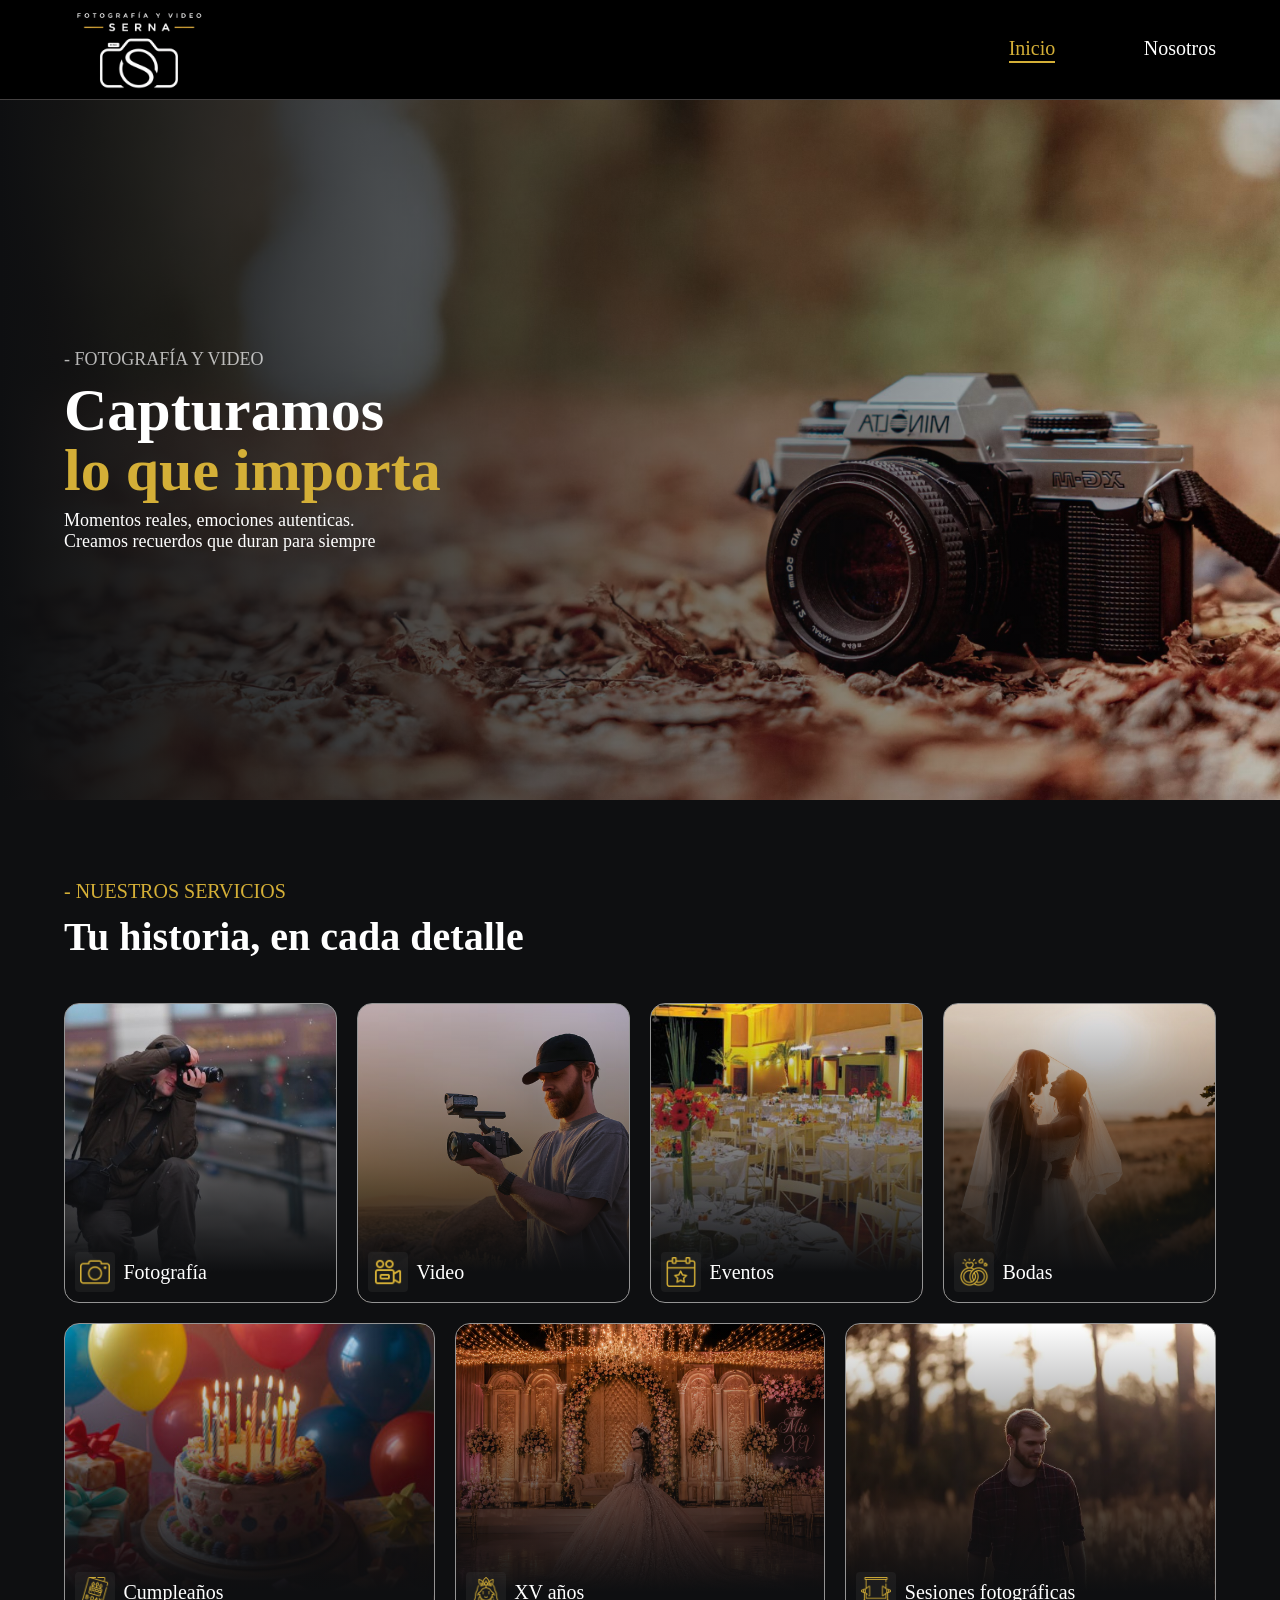
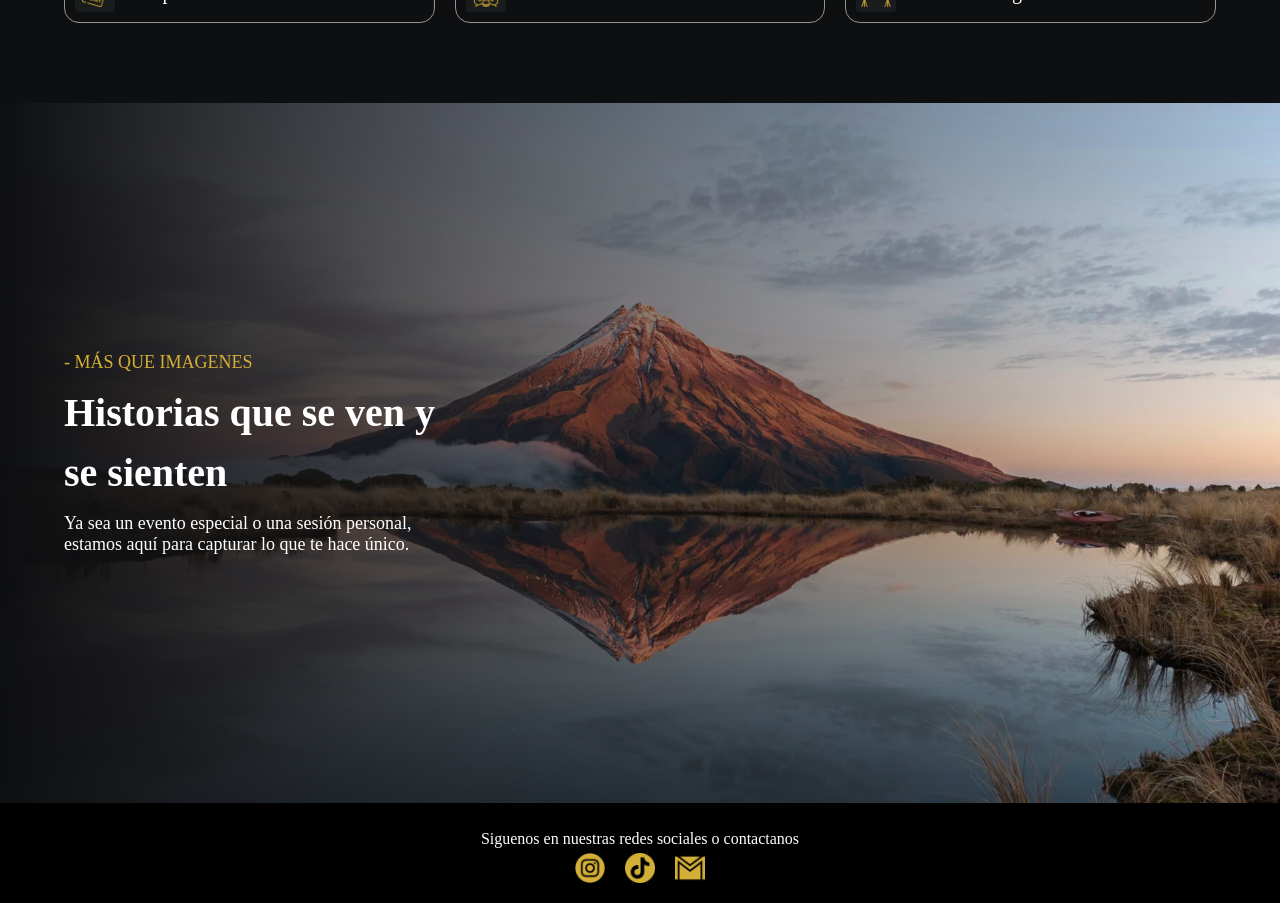
<file: pagina_proyecto/index.html>
<!DOCTYPE html>
<html lang="en">
<head>
    <meta charset="UTF-8">
    <meta name="viewport" content="width=device-width, initial-scale=1.0">
    <title>Pagina Proyecto</title>
    <link rel="stylesheet" href="index.estilos.css">
</head>
<body class="cuerpo">


    <header class="encabezado">

        <div class="contenido-encabezado contenedor">
            <div class="contenedorImg">
                <img src="./img/Logo de fotografía y video en blanco y dorado.png" class="imagenEncabezado">
            </div>


            <nav class="navegacion-principal">
                <a href="index.html" class="inicio">Inicio</a>
                <a href="nosotros.html">Nosotros</a>
            </nav>
        </div>
    </header>

    <div class="hero">
        <div class="texto-hero contenedor">
            <div class="cont-texto">
                <p class="foto-video">- FOTOGRAFÍA Y VIDEO</p>
                <h1>Capturamos <span>lo que importa</span></h1>
                <p>Momentos reales, emociones autenticas.</p>
                <p>Creamos recuerdos que duran para siempre</p>
            </div>
        </div>
    </div>

    <main class="contenedor contenedor-main">
        
        <div class="texto-main">
            <p>- NUESTROS SERVICIOS</p>
            <h2>Tu historia, en cada detalle</h2>
        </div>

        <div class="contenedor-imagenes">
            
            <div class="mini-cont-img">
                <img src="./img/camara.png" alt="camara">
                <p>Fotografía</p>
            </div>

            <div class="mini-cont-img">
                <img src="./img/camara-de-video.png" alt="camara-video">
                <p>Video</p>
            </div>

            <div class="mini-cont-img">
                <img src="./img/evento.png" alt="evento">
                <p>Eventos</p>
            </div>

            <div class="mini-cont-img">
                <img src="./img/anillo-de-bodas.png" alt="boda">
                <p>Bodas</p>
            </div>

            <div class="mini-cont-img">
                <img src="./img/tarjeta-de-cumpleanos.png" alt="birthday">
                <p>Cumpleaños</p>
            </div>

            <div class="mini-cont-img">
                <img src="./img/chica.png" alt="XV">
                <p>XV años</p>
            </div>

            <div class="mini-cont-img">
                <img src="./img/sesion-de-fotos.png" alt="sesion">
                <p>Sesiones fotográficas</p>
            </div>

            
        </div>

    </main>

    <section class="seccion">
        <div class="texto-seccion contenedor">
            <div class="cont-texto-seccion">
                <p class="seccion-mas">- MÁS QUE IMAGENES</p>
                <h2>Historias que se ven y se sienten</h2>
                <p>
                    Ya sea un evento especial o una sesión personal, 
                    estamos aquí para capturar lo que te hace único.
                </p>
            </div>
        </div>
    </section>

    <footer class="pie-pagina">

        <div class="contenido-pie contenedor ">
            <div class="contenedor-pie-lateral"></div>

            <div class="contenedor-redes-sociales">
                <p>Siguenos en nuestras redes sociales o contactanos</p>

                <div class="contenedor-img-redes">
                    <a href="https://www.instagram.com/videoyfotografiaserna?obrf=MWI4b21iaXg1NW9pNw==">
                        <img src="img/instagram.png" alt="insta">
                    </a>
                    <a href="https://www.tiktok.com/@video.y.fotografa67?_r=1&_t=ZS-9ArcfmCFb3o">
                        <img src="img/tik-tok.png" alt="tiktok">
                    </a>
                    <a href="https://mail.google.com/mail/?view=cm&fs=1&to=VideoyfotografiaSerna@gmail.com" target="_blank">
                    <img src="img/gmail.png" alt="Gmail">
                    </a>
                </div>
            </div>

            <div class="contenedor-pie-lateral"></div>
        </div>
    </footer>


</body>
</html>
</file>
<file: pagina_proyecto/index.estilos.css>
html {
    box-sizing: border-box;
    font-size: 62.5%; /*1rem = 10px*/
}
*, *:before, *:after {
    box-sizing: inherit;
}

body {
    font-size: 2rem;
    margin: 0%;
    background-color: #0E0F11;
    color: white
}


/* Globales */

/* color: #D4AF37; */

h1 {
    font-size: 6rem;
}

h2 {
    font-size: 4rem;
}

h3 {
    font-size: 3rem;
}

a {
    text-decoration: none;
    color: black;
}

.contenedor {
    max-width: 90%;
    margin: 0 auto 0 auto;
}

img {
    max-width: 100%;
    display: block;
}

/* header */

.encabezado {
    height: 10rem;
    background-color: black;
    border-bottom: 1px solid #444141;
}

.contenido-encabezado {
    display: flex;
    align-items: center;
}

.contenedorImg {
    width: 50%;

}

.contenedorImg img{
    height: 10rem;
}

.navegacion-principal {
    width: 50%;
    display: flex;
    flex-direction: row;
    justify-content: space-between;
    padding-left: 32%;
}

.navegacion-principal a{
    color: white;
    text-align: center;
    display: block;
    font-size: 2rem;

    transition: transform 0.3s;
}

.navegacion-principal a:hover {
    transform: scale(1.02);
}

.navegacion-principal .inicio {
    color: #D4AF37;
    padding-bottom: 0.1rem;
    border-bottom: 2px solid #D4AF37;
}

/* hero */

.hero {
    background-image: linear-gradient(to left, transparent, #0E0F11 100%), url(./img/fondo-foto.jpg);
    height: 70rem;
    background-repeat: no-repeat;
    background-size: 100% 100%, 100% auto;
    background-position: left center, right 65%;

    display: flex;
    align-items: center;
}

.texto-hero {
    text-align: left;
    margin: 0% 5%;
    color: white;
}

.cont-texto {
    width: 38rem;
}

.cont-texto span {
    color: #D4AF37;
}

.foto-video {
    color: rgba(255, 255, 255, 0.699);
}

.texto-hero h1{
    margin: 1rem 0;
    line-height: 6rem;
}

.texto-hero p{
    margin: 0rem;
    font-size: 90%;
}

/* Main */

.texto-main {
    margin: 6rem 0 1rem 0;
}

.texto-main p {
    margin-bottom: 0;
    color: #D4AF37;
}

.texto-main h2 {
    margin-top: 1rem;
}

.contenedor-main {
    display: flex;
    flex-direction: column;
    min-height: 73.5rem;
}

.contenedor-imagenes {
    display: grid;
    grid-template-columns: repeat(12, minmax(0, 1fr));
    gap: 2rem;
}


/**--Esto no lo hice yo--**/
.mini-cont-img {
    background-size: cover;
    background-position: center;
    background-repeat: no-repeat;
}

.mini-cont-img:hover {
    background-size: 100% 100%; 
}
.mini-cont-img:hover > * {
    opacity: 0;
    transition: opacity 0.2s ease;
}

.mini-cont-img:nth-child(1) {
    background-image: linear-gradient(to bottom, transparent, #0E0F11 90%), url(./img/hombre\ foto.jpg);
    grid-column: 1 / 4;
}

.mini-cont-img:nth-child(1):hover {
    background-image: url(img/foto-paquete.jpg);  
}

.mini-cont-img:nth-child(2) {
    background-image: linear-gradient(to bottom, transparent, #0E0F11 90%), url(./img/video.avif);
    grid-column: 4 / 7;
}

.mini-cont-img:nth-child(2):hover {
    background-image: url(img/video-paquete.jfif);   
}

.mini-cont-img:nth-child(3) {
    background-image: linear-gradient(to bottom, transparent, #0E0F11 90%), url(./img/eventooct.jpg);
    grid-column: 7 / 10;
}

.mini-cont-img:nth-child(3):hover {
    background-image: url(img/evento-paquete.jpg);           
}

.mini-cont-img:nth-child(4) {
    background-image: linear-gradient(to bottom, transparent, #0E0F11 90%), url(./img/boda.webp);
    grid-column: 10 / 13;
}
.mini-cont-img:nth-child(4):hover {
    background-image: url(img/boda-paquete.jpg);
}

.mini-cont-img:nth-child(5) {
    background-image: linear-gradient(to bottom, transparent, #0E0F11 90%), url(./img/cumpleaños.jpg);
    grid-column: 1 / 5;
}
.mini-cont-img:nth-child(5):hover {
    background-image: url(img/cumple-paquete.jpg);
}

.mini-cont-img:nth-child(6) {
    background-image: linear-gradient(to bottom, transparent, #0E0F11 90%), url(./img/xv\ años.webp);
    grid-column: 5 / 9;
}
.mini-cont-img:nth-child(6):hover {
    background-image: url(img/XV-paquete.jpg);
}

.mini-cont-img:nth-child(7) {
    background-image: linear-gradient(to bottom, transparent, #0E0F11 90%), url(./img/sesion.webp);
    grid-column: 9 / 13;
}
.mini-cont-img:nth-child(7):hover {
    background-image: url(img/sesion-paquete.jpg);
}

.mini-cont-img {
    background-size: cover;
    background-position: center;
    background-repeat: no-repeat;

    border: 1px solid #949494;

    height: 30rem;

    border-radius: 1.5rem;
    padding: 1rem;
    display: flex;

    align-items:end;

    transition: transform 0.3s ease-out;
}

.mini-cont-img:hover {
    transform: scale(1.02);
}

.mini-cont-img img {
    width: 4rem;
    height: 4rem;
    background-color: #4441413b;
    padding: 0.5rem;
    border-radius: 10%;
}

.mini-cont-img p {
    align-self:flex-end;
    height: fit-content;
    margin: 0;
    padding: 0.85rem;
}

/* Section */

.seccion {
    background-image: linear-gradient(to left, transparent, #0E0F11 100%), url(./img/montaña.webp);
    height: 70rem;
    background-repeat: no-repeat;
    background-size: 100% 100%, 100% auto;
    background-position: left center, center;

    display: flex;
    align-items: center;
    margin-top: 8rem;
}

.texto-seccion {
    text-align: left;
    margin: 0% 5%;
    color: white;
}

.cont-texto-seccion {
    width: 38rem;
}

.seccion-mas {
    color: #D4AF37;
}

.texto-seccion h2{
    margin: 1rem 0;
    line-height: 6rem;
}

.texto-seccion p{
    margin: 0rem;
    font-size: 90%;
}

/* footer */

.pie-pagina {
    background-color: black;
    height: 10rem;
    display: flex;
    align-items: center;
}

.contenedor-redes-sociales {
    color: white;
    display: flex;
    flex-direction: column;
}


.contenedor-redes-sociales a img {
    width: 3rem;
    align-items: block;
}

.contenedor-redes-sociales p {
    font-size: 1.6rem;
    margin-bottom: 0.5rem;
}

.contenedor-img-redes {
    display: flex;
    justify-content: center;
    gap: 2rem;
    padding-bottom: 1rem;

}

.contenedor-pie-lateral {
    width: 30%;
}
</file>
